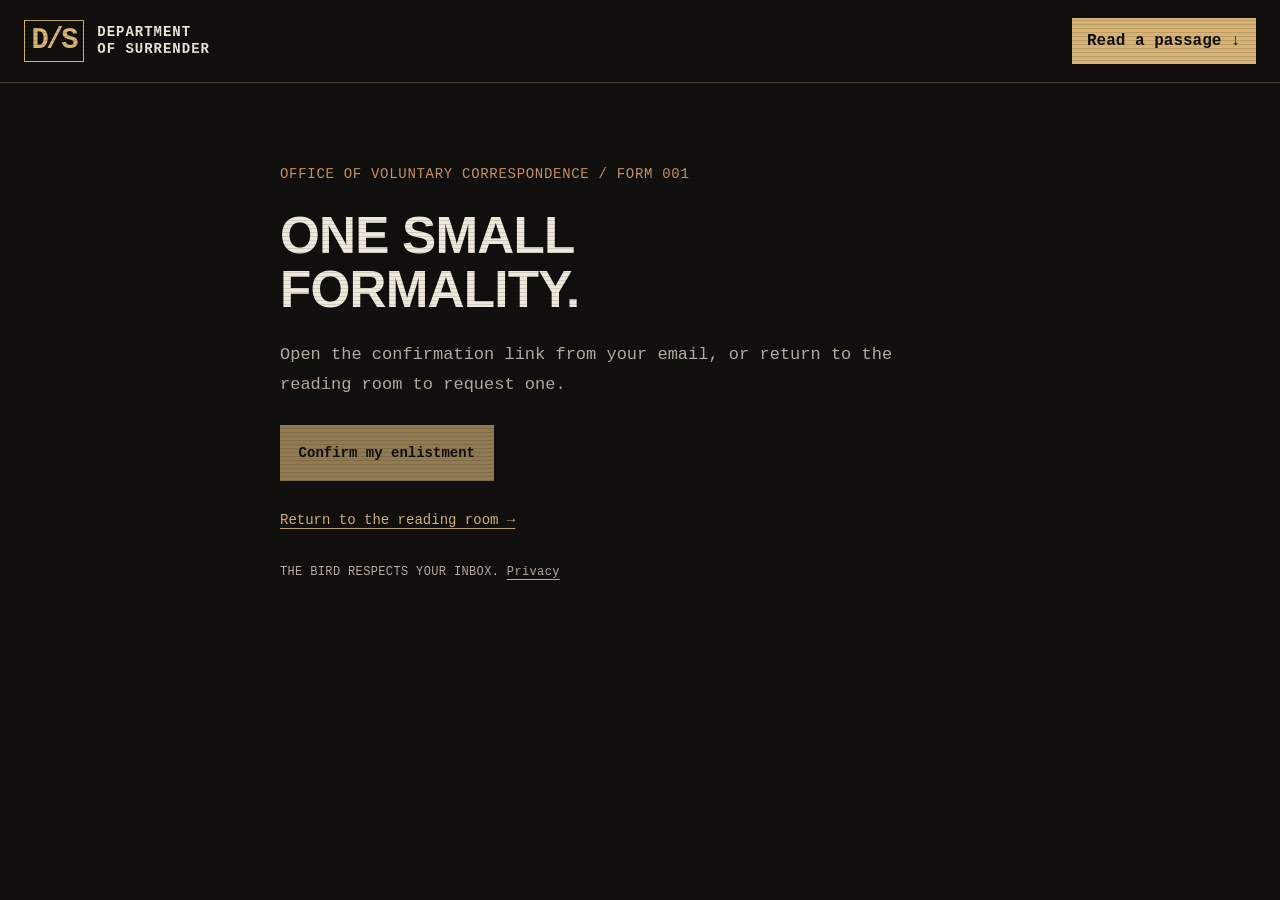
<file: join.html>
<!doctype html>
<html lang="en">
<head>
<meta charset="utf-8"><meta name="viewport" content="width=device-width, initial-scale=1">
<title>Confirm your enlistment — Department of Surrender</title>
<meta name="robots" content="noindex, nofollow"><meta name="referrer" content="no-referrer">
<meta name="theme-color" content="#12100f">
<link rel="stylesheet" href="/site.css"><script defer src="/newsletter.js"></script>
</head>
<body class="confirmation-page">
<header class="top"><a class="brand" href="/"><span class="brand-mark" aria-hidden="true">D/S</span><span>DEPARTMENT<br>OF SURRENDER</span></a><a class="read-cta" href="/#read">Read a passage ↓</a></header>
<main class="confirmation" aria-labelledby="confirmation-title">
<p class="eyebrow">OFFICE OF VOLUNTARY CORRESPONDENCE / FORM 001</p>
<h1 id="confirmation-title">One small<br>formality.</h1>
<p id="confirmation-status" role="status" aria-live="polite">Opening your confirmation…</p>
<button class="button button-primary" id="confirm-enlistment" type="button" disabled>Confirm my enlistment</button>
<noscript><p>Enable JavaScript to confirm your email. The Department has not added you to its mailing list.</p></noscript>
<p><a class="text-link" href="/#join">Return to the reading room →</a></p>
<p class="hero-note">THE BIRD RESPECTS YOUR INBOX. <a href="/privacy.html">Privacy</a></p>
</main>
</body></html>
</file>
<file: site.css>
:root{--bg:#12100f;--panel:#1c1916;--ink:#eee8dc;--muted:#b8ada0;--accent:#d6b375;--amber:#c99562;--line:#493e33;--paper:#e2d5b9;--red:#933a2b;--mono:'Courier New',Courier,monospace;--display:Impact,'Arial Narrow','Arial Black',sans-serif;color-scheme:dark}
*{box-sizing:border-box}html{scroll-behavior:smooth;scroll-padding-top:6.5rem}body{margin:0;background:var(--bg);color:var(--ink);font-family:var(--mono);line-height:1.6}body:after{content:'';position:fixed;inset:0;z-index:100;pointer-events:none;opacity:.12;background:repeating-linear-gradient(0deg,transparent 0,transparent 3px,#000 3px,#000 4px)}a{color:inherit;text-underline-offset:.3em}button,input{font:inherit}:focus-visible{outline:2px solid var(--amber);outline-offset:5px}.manifest:focus{outline:none}.skip-link{position:fixed;top:-8rem;left:1rem;z-index:110;background:var(--accent);color:var(--bg);padding:1rem}.skip-link:focus{top:1rem}
.transmission{display:flex;justify-content:space-between;gap:1rem;padding:.45rem max(1.5rem,calc((100vw - 1280px)/2));border-bottom:1px solid var(--line);font-size:.75rem;letter-spacing:.08em;color:var(--muted);background:#1b1714}.top{position:sticky;top:0;z-index:40;background:#12100ff5;border-bottom:1px solid var(--line);padding:1.15rem max(1.5rem,calc((100vw - 1280px)/2));display:flex;justify-content:space-between;align-items:center;gap:1.5rem}.brand{display:flex;align-items:center;gap:.85rem;font-size:.875rem;font-weight:700;line-height:1.2;letter-spacing:.07em;text-decoration:none}.brand-mark{font-size:1.8rem;letter-spacing:-.08em;border:1px solid var(--accent);color:var(--accent);padding:.2rem .4rem;line-height:1.15}.top nav{display:flex;align-items:center;gap:2rem;font-size:.875rem}.nav-link{text-decoration:none;color:var(--muted)}.nav-link:hover{color:var(--accent)}.buy{text-decoration:none;border-bottom:1px solid var(--accent);padding:.5rem 0;color:var(--accent)}
.hero{max-width:1328px;margin:auto;padding:4.5rem 1.5rem 4rem;display:grid;grid-template-columns:1fr 1.1fr;gap:3rem;align-items:center}.eyebrow{font-size:.875rem;letter-spacing:.05em;color:var(--amber);margin:0 0 1.5rem}.signal-marker{margin-right:.5rem}.hero h1{font:900 clamp(3.4rem,7.2vw,6.8rem)/.94 var(--display);letter-spacing:-.035em;margin:0 0 1.7rem;color:var(--ink)}.hero h1 em{font-style:normal;color:var(--accent);text-shadow:0 0 25px #d6b37517}.hero-description{font-size:1.0625rem;color:var(--muted);line-height:1.7;margin:0 0 1.75rem}.hero-actions{display:flex;align-items:stretch;gap:.75rem;flex-wrap:wrap}.button{display:flex;align-items:center;justify-content:center;gap:1rem;text-decoration:none;padding:.95rem 1.1rem;font-size:.875rem;line-height:1.5;font-weight:700;transition:background .15s,color .15s;min-height:3.5rem}.button-primary{background:var(--accent);color:var(--bg);border:1px solid var(--accent)}.button-primary:hover{background:var(--ink);border-color:var(--ink)}.button-secondary{border:1px solid var(--line);color:var(--ink)}.button-secondary:hover{border-color:var(--accent);color:var(--accent)}.hero-note{font-size:.75rem;letter-spacing:.03em;color:var(--muted);margin:1.25rem 0 0}.evidence{margin:0;border:1px solid #6c5945;background:#201b16;box-shadow:12px 12px 0 #0004;min-width:0}.evidence-top,.evidence figcaption{display:flex;justify-content:space-between;gap:1rem;flex-wrap:wrap;padding:.65rem .9rem;font-size:.75rem;letter-spacing:.04em;color:var(--muted)}.evidence-top{color:var(--accent);border-bottom:1px solid var(--line)}.evidence-image{position:relative}.evidence-image img{display:block;width:100%;height:auto}.stamp{position:absolute;right:1rem;bottom:1.5rem;color:#d6b375;border:2px solid #d6b375;padding:.15rem .7rem;font-size:1.3rem;font-weight:700;letter-spacing:.12em;transform:rotate(-9deg);background:#12100f70}.evidence figcaption{border-bottom:1px solid #8b765c}.evidence-note{background:var(--paper);color:#30251d;padding:1.5rem 1.75rem;position:relative}.label,.signed{font-size:.75rem;letter-spacing:.05em}.label{border-bottom:1px solid #8a765b;padding-bottom:.3rem}.evidence-note p{font:1.2rem/1.5 var(--mono);margin:1rem 0 .5rem}.redaction{position:absolute;right:1.5rem;bottom:1.55rem;background:#352b23;color:transparent;font-size:.75rem;transform:rotate(-2deg);user-select:none}.signal-strip{border-block:1px solid var(--line);background:var(--panel);display:flex;align-items:center;justify-content:space-around;gap:1.5rem;padding:1.3rem max(1.5rem,calc((100vw - 1280px)/2));color:var(--muted);font-size:.8125rem;letter-spacing:.07em}.signal-strip p{margin:0}.signal-strip>span{color:var(--accent)}
.manifest{max-width:1328px;margin:auto;padding:6rem 1.5rem;display:grid;grid-template-columns:1fr 1.1fr;gap:5rem;align-items:start;scroll-margin-top:1rem}.doctrine-intro{position:sticky;top:8rem}.doctrine-intro h2{font:900 clamp(3.3rem,6.6vw,6.4rem)/.98 var(--display);letter-spacing:-.02em;margin:0 0 2rem}.doctrine-intro h2 span{color:var(--accent)}.doctrine-intro>p:not(.eyebrow){color:var(--muted);font-size:1.0625rem;line-height:1.75;max-width:27rem}.doctrine-intro .terminal-line{font-size:.875rem!important;color:var(--amber)!important;margin-top:2rem}.text-link{display:inline-flex;gap:1rem;padding:.75rem 0;color:var(--accent);font-size:.875rem}.dossier{background:var(--paper);color:#30251d;box-shadow:7px 7px 0 #30271f;min-width:0}.dossier-head{padding:1.5rem 1.75rem;display:flex;justify-content:space-between;align-items:center;gap:1rem;border-bottom:2px solid #5a4837;font-size:.75rem;line-height:1.5}.declassified{border:2px solid var(--red);color:var(--red);padding:.25rem .4rem;font-weight:700;transform:rotate(-7deg);letter-spacing:.02em}.steps{list-style:none;padding:0;margin:0}.steps li{display:grid;grid-template-columns:2.5rem 1fr;gap:1rem;padding:1.4rem 1.75rem;border-bottom:1px solid #baa78a;min-width:0}.step-number{font-size:1.75rem;line-height:1.2;color:#66523e;border-right:1px solid #ab9778;padding-top:.2rem}.step-label{font-size:.75rem;font-weight:700;letter-spacing:.12em;color:#66523e}.steps h3{font-size:1.375rem;line-height:1.3;letter-spacing:-.03em;margin:.3rem 0 .4rem}.steps p{font-size:1rem;line-height:1.5;color:#544333;margin:0}.dossier-foot{display:flex;justify-content:space-between;padding:1rem 1.75rem;font-size:.75rem;letter-spacing:.08em}
.foot{border-top:1px solid var(--line);background:#0c0a09;padding:3rem max(1.5rem,calc((100vw - 1280px)/2)) 2rem}.footer-title{font:900 clamp(2rem,4.6vw,4.5rem)/1.05 var(--display);letter-spacing:.015em;padding-bottom:2.5rem}.footer-title span{color:var(--accent)}.footer-bottom{border-top:1px solid var(--line);padding-top:1.5rem;display:flex;justify-content:space-between;gap:1.5rem;flex-wrap:wrap;font-size:.8125rem;color:var(--muted)}.footer-bottom p{margin:0}.footer-bottom p>span{display:block;margin-top:.5rem;font-size:.75rem}.foot nav{display:flex;align-items:start;gap:1.25rem;flex-wrap:wrap}.foot nav a{padding:.2rem 0}.end-transmission{font-size:.75rem;color:var(--accent)}.sticky{display:none}
@media(min-width:1500px){.hero{padding-top:5rem;padding-bottom:5rem}}@media(max-width:980px){.hero{gap:2rem}.hero-actions{flex-direction:column;align-items:stretch}.hero h1{font-size:clamp(3.4rem,7vw,6rem)}.manifest{gap:2rem}.dossier-head{flex-wrap:wrap}.evidence-note{padding:1.25rem}.redaction{display:none}}
@media(max-width:700px){html{scroll-padding-top:5.5rem}.transmission{padding:.4rem 1rem;font-size:.6875rem}.transmission>span:last-child{display:none}.top{padding:.9rem 1rem;gap:1rem}.brand{font-size:.75rem}.brand-mark{font-size:1.4rem}.top nav{font-size:.8125rem;gap:0}.nav-link{display:none}.hero{grid-template-columns:1fr;padding:2.5rem 1.25rem 3rem;gap:2.5rem}.hero h1{font-size:clamp(3.4rem,13vw,5.8rem)}.hero .eyebrow{font-size:.8125rem;margin-bottom:1.25rem}.hero-description{font-size:1rem}.hero-actions{flex-direction:row}.button{flex:1 1 14rem}.evidence{box-shadow:6px 6px 0 #0004}.evidence-note p{font-size:1.125rem}.signal-strip{gap:.75rem;padding:1rem;font-size:.6875rem;letter-spacing:0}.signal-strip p{text-align:center}.signal-strip>span{display:none}.manifest{grid-template-columns:1fr;padding:3.5rem 1.25rem;gap:2.5rem}.doctrine-intro{position:static}.doctrine-intro h2{font-size:clamp(3.3rem,12vw,5.5rem)}.doctrine-intro h2 br{display:none}.doctrine-intro h2 br:after{content:' '}.doctrine-intro h2{max-width:7em}.dossier-head{padding:1.25rem;font-size:.6875rem}.steps li{padding:1.25rem;grid-template-columns:2rem 1fr;gap:.75rem}.step-number{font-size:1.5rem}.steps h3{font-size:1.25rem}.dossier-foot{padding:1rem 1.25rem}.foot{padding:2.5rem 1.25rem}.footer-bottom{flex-direction:column}.foot nav{gap:.65rem 1.25rem}.sticky{display:flex;justify-content:center;align-items:center;gap:1rem;position:fixed;bottom:0;left:0;right:0;z-index:50;background:var(--accent);color:var(--bg);padding:1rem 1.25rem calc(1rem + env(safe-area-inset-bottom));font-size:.875rem;font-weight:700;text-decoration:none;border-top:1px solid var(--bg)}body{padding-bottom:calc(4rem + env(safe-area-inset-bottom))}}
@media(prefers-reduced-motion:reduce){html{scroll-behavior:auto}*{transition:none!important}}
/* THE ORION PROTOCOL / manuscript-led archive */
.evidence-image--flamingo{background:#000}.evidence-image--flamingo img{height:28rem;object-fit:contain}.evidence-image--flamingo .stamp{right:.75rem;bottom:.75rem;font-size:.875rem}
@media(max-width:700px){.evidence-image--flamingo img{height:auto;aspect-ratio:1}.evidence-image--flamingo .stamp{font-size:.6875rem}}
.hero-description{max-width:33rem}.hero-description em{font-style:normal;color:var(--ink)}
.recovery{max-width:1328px;padding:4rem 1.5rem 0;margin:auto}.recovery-heading{max-width:48rem}.recovery h2,.reading-heading h2{font:900 clamp(2.1rem,4vw,3.6rem)/1.06 var(--display);text-transform:uppercase;letter-spacing:-.02em;margin:0 0 1.25rem}.recovery-heading>p:last-child,.reading-heading>p:last-child{font-size:1.0625rem;line-height:1.75;color:var(--muted);max-width:45rem}.recovery-files{display:grid;grid-template-columns:repeat(3,minmax(0,1fr));border-block:1px solid var(--line);margin-top:2rem}.recovery-files article{padding:1.5rem 1.75rem;border-right:1px solid var(--line)}.recovery-files article:first-child{padding-left:0}.recovery-files article:last-child{border:0}.recovery-files .label{color:var(--amber)}.recovery-files h3{font-size:1.375rem;line-height:1.3;margin:.85rem 0}.recovery-files p{font-size:1rem;color:var(--muted);line-height:1.65;margin:0}
.reading-room{border-top:1px solid var(--line);max-width:1280px;margin:0 auto;padding:4rem 0 5rem;scroll-margin-top:1rem}.reading-room:focus{outline:none}.reading-heading{margin-bottom:2rem}.reading-files{border-top:1px solid var(--line);max-width:58rem}.reading-files details{border-bottom:1px solid var(--line)}.reading-files summary{padding:1.5rem 1rem 1.5rem 2rem;position:relative;cursor:pointer;font-size:1.25rem;line-height:1.45;color:var(--ink);list-style:none}.reading-files summary::-webkit-details-marker{display:none}.reading-files summary:before{content:'+';position:absolute;left:0;top:2.15rem;color:var(--accent);font-size:1.5rem}.reading-files details[open]>summary:before{content:'−'}.reading-files summary>span{display:block;font-size:.75rem;letter-spacing:.08em;color:var(--amber);margin-bottom:.45rem}.reading-files details[open]{background:#1c1916}.passage{padding:0 2rem 1.5rem;max-width:47rem;font-family:Georgia,serif;font-size:1.2rem;line-height:1.8;color:#dfd4c2}.passage p{margin:0 0 1rem}.passage em{color:var(--accent)}.passage .source-note{font:.75rem/1.7 var(--mono);color:var(--muted);margin-top:1.75rem}.reading-links{display:flex;gap:1rem 3rem;flex-wrap:wrap;margin-top:1.75rem}.fiction-note{margin:2rem 0 0;color:var(--muted);font-size:.75rem;max-width:50rem}
@media(max-width:1328px){.reading-room{margin-inline:1.5rem}}
@media(max-width:900px){.top nav{gap:1rem}.recovery-files article{padding-inline:1.2rem}}
@media(max-width:700px){.recovery{padding:3rem 1.25rem 0}.recovery-files{grid-template-columns:1fr}.recovery-files article,.recovery-files article:first-child{padding:1.5rem 0;border-right:0;border-bottom:1px solid var(--line)}.recovery-files article:last-child{border:0}.reading-room{margin-inline:1.25rem;padding:3rem 0}.reading-files summary{font-size:1.125rem;padding-left:1.5rem;padding-right:.5rem}.passage{padding:0 1.25rem 1rem;font-size:1.125rem}.reading-links{gap:.75rem}.hero h1{font-size:clamp(3.2rem,13vw,5.8rem)}}

/* The Orion Protocol book artwork */
.doctrine-intro{position:static}.book-art{max-width:28rem;margin:2rem 0 0;border:1px solid var(--line);background:#1c1916}.book-art a{display:block}.book-art img{display:block;width:100%;height:auto}.book-art figcaption{padding:.85rem 1rem;font-size:.8125rem;color:var(--muted)}

/* Free sample / primary reader invitation */
.read-cta{display:inline-flex;align-items:center;justify-content:center;gap:.65rem;min-height:44px;padding:.65rem .9rem;background:var(--accent);border:1px solid var(--accent);color:var(--bg);text-decoration:none;font-weight:700;line-height:1.4}
.read-cta:hover{background:var(--ink);border-color:var(--ink)}
.sample-button{min-width:15.5rem}.sample-note{margin:.75rem 0 0;font-size:.75rem;color:var(--accent);letter-spacing:.025em}.sample-note+.hero-note{margin-top:.75rem}
.signal-strip+.reading-room{border-top:0}.reading-room+.recovery{border-top:1px solid var(--line)}
@media(max-width:700px){.top nav .buy{display:none}.top nav{gap:0}.read-cta{font-size:.75rem;padding:.55rem .65rem;gap:.4rem}.sample-button{min-width:0}.sample-note{line-height:1.65}.top .brand{font-size:.6875rem;gap:.55rem}}

/* Voluntary correspondence */
.visually-hidden{position:absolute;width:1px;height:1px;padding:0;margin:-1px;overflow:hidden;clip:rect(0,0,0,0);white-space:nowrap;border:0}
.enlist{display:grid;grid-template-columns:1fr 1fr;gap:3rem;padding:2.75rem;margin:3rem 0 0;background:var(--panel);border:1px solid var(--line);border-top:3px solid var(--accent);scroll-margin-top:7rem}
.enlist h3,.confirmation h1{font:900 clamp(2.4rem,4vw,3.7rem)/1.04 var(--display);text-transform:uppercase;margin:0 0 1.25rem;letter-spacing:-.015em}.enlist .eyebrow{font-size:.75rem}.enlist-copy>p:not(.eyebrow){color:var(--muted);max-width:32rem}.enlist-note{font-size:.8125rem}.enlist-form{min-width:0}.enlist-form fieldset{border:0;padding:0;margin:0;min-width:0}.enlist-form>fieldset>label:first-of-type{display:block;margin-bottom:.6rem;font-size:.875rem;color:var(--ink)}
.enlist-form input[type=email]{display:block;width:100%;min-height:52px;background:var(--bg);border:1px solid var(--line);color:var(--ink);padding:.85rem 1rem;font:1rem var(--mono);border-radius:0}.enlist-form input::placeholder{color:var(--muted)}.enlist-consent{display:flex;align-items:flex-start;gap:.65rem;margin:1rem 0;font-size:.8125rem;line-height:1.6;color:var(--muted)}.enlist-consent input{width:18px;height:18px;min-width:18px;accent-color:var(--accent);margin:.15rem 0 0}.enlist-form button{width:100%;cursor:pointer}.enlist-form fieldset:disabled{opacity:.6}.enlist-form button:disabled,.confirmation button:disabled{cursor:not-allowed;opacity:.65}.enlist-small{font-size:.75rem;line-height:1.6;color:var(--muted);margin:.75rem 0 0}.enlist-status{font-size:.875rem;line-height:1.65;color:var(--accent);margin:.75rem 0 0}.enlist-status:empty{display:none}.enlist-trap{position:absolute;left:-10000px;width:1px;height:1px;overflow:hidden}
.confirmation{max-width:48rem;margin:auto;padding:5rem 1.5rem}.confirmation>p{max-width:39rem}.confirmation #confirmation-status{color:var(--muted);font-size:1.0625rem;line-height:1.8;margin:1.5rem 0}.confirmation button{cursor:pointer}.confirmation-page{padding-bottom:0}
@media(max-width:700px){.enlist{grid-template-columns:1fr;gap:1.25rem;padding:1.5rem;margin-top:2rem}.enlist h3{font-size:2.5rem}.confirmation{padding-top:3rem}}

/* Public circulation / reader tools */
[hidden]{display:none!important}
.hero-definition{font:1.4rem/1.45 Georgia,serif;color:var(--ink);max-width:30rem;margin:0 0 1rem;border-left:2px solid var(--accent);padding-left:1rem}
.passage-actions{font: .8125rem/1.6 var(--mono);margin-top:1.5rem;padding-top:1.25rem;border-top:1px solid var(--line)}
.share-controls{display:flex;align-items:center;flex-wrap:wrap;gap:.5rem 1rem}.share-controls button{cursor:pointer;min-height:44px;padding:.65rem .85rem;border:1px solid var(--line);color:var(--accent);background:transparent;font:inherit}.share-controls button:hover{background:var(--accent);color:var(--bg)}.share-controls a{color:var(--muted);padding:.6rem 0}.share-status{font:.8125rem/1.6 var(--mono);color:var(--accent);margin:.65rem 0 0!important}.share-status:empty{display:none}.share-manual{display:block;margin-top:.75rem}.share-manual input{display:block;width:100%;padding:.65rem;margin-top:.5rem;border:1px solid var(--line);background:var(--bg);color:var(--ink);font:.875rem/1.5 var(--mono)}
[id^=passage-]{scroll-margin-top:7rem}
.transmissions-home,.author-section,.book-faq{max-width:1280px;margin:0 auto;padding:4rem 0;border-top:1px solid var(--line)}.section-heading{display:flex;align-items:flex-end;justify-content:space-between;gap:1.5rem;margin-bottom:2rem}.section-heading h2,.author-story h2,.book-faq h2,.archive-follow h2{font:900 clamp(2.1rem,4vw,3.6rem)/1.06 var(--display);text-transform:uppercase;letter-spacing:-.02em;margin:0 0 .5rem}
.dispatch-grid{display:grid;grid-template-columns:repeat(3,minmax(0,1fr));gap:1rem}.dispatch-card{background:var(--panel);border:1px solid var(--line);border-top:3px solid var(--accent);padding:1.5rem;display:flex;flex-direction:column;min-width:0}.dispatch-number{display:flex;justify-content:space-between;gap:1rem;font-size:.75rem;color:var(--amber);margin:0 0 2rem;letter-spacing:.06em}.dispatch-card h3{font-size:1.4rem;line-height:1.3;margin:0 0 1rem}.dispatch-card h3 a{text-decoration:none}.dispatch-card h3 a:hover{text-decoration:underline}.dispatch-card blockquote{font:1.1rem/1.65 Georgia,serif;color:var(--muted);margin:0 0 1.5rem}.dispatch-source{font-size:.625rem;letter-spacing:.05em;color:var(--muted);margin:auto 0 1rem}.dispatch-card .text-link{align-self:flex-start;font-size:.8125rem}
.author-section{display:grid;grid-template-columns:.8fr 1.2fr;gap:4rem;align-items:center}.author-card{position:relative;align-self:stretch;display:flex;flex-direction:column;justify-content:center;padding:2.5rem;background:var(--paper);color:#30251d;border:1px solid #ab9778;min-height:25rem}.author-card .eyebrow{color:#66523e;font-size:.75rem}.author-name{font:900 clamp(3.6rem,7vw,6.5rem)/.94 var(--display);margin:1rem 0;letter-spacing:-.025em}.author-name span{display:block;font:.75rem/1.6 var(--mono);letter-spacing:.12em;margin-top:1.5rem}.author-rule{border-top:1px solid #ab9778;margin:1rem 0}.author-card>p:last-of-type{font-size:.8125rem}.author-stamp{border:2px solid #933a2b;color:#933a2b;align-self:flex-start;padding:.35rem .6rem;font-size:.6875rem;font-weight:bold;transform:rotate(-4deg);margin-top:1rem}.author-story>p:not(.eyebrow){color:var(--muted);font-size:1.0625rem;line-height:1.8;max-width:39rem}
.book-faq{display:grid;grid-template-columns:.8fr 1.2fr;gap:4rem;padding-bottom:5rem}.book-faq>div>p:last-child{color:var(--muted);max-width:25rem}.faq-list{border-top:1px solid var(--line);min-width:0}.faq-list details{border-bottom:1px solid var(--line)}.faq-list summary{cursor:pointer;padding:1.25rem .25rem;font-size:1rem;font-weight:bold}.faq-list p{color:var(--muted);font-size:1rem;line-height:1.8;margin:0 0 1.25rem}.faq-list a{color:var(--accent)}
.archive-page,.dispatch-page{max-width:1280px;margin:auto;padding:4rem 0 5rem}.archive-intro{display:grid;grid-template-columns:1.6fr .7fr;gap:3rem;align-items:center;margin-bottom:3rem}.archive-intro h1{font:900 clamp(2.8rem,6vw,5.9rem)/1 var(--display);letter-spacing:-.02em;margin:0 0 1.5rem;overflow-wrap:anywhere}.archive-intro h1 span{color:var(--accent)}.archive-intro>div>p:not(.eyebrow){max-width:44rem;color:var(--muted);font-size:1.0625rem;line-height:1.8}.archive-intro figure{margin:0;border:1px solid var(--line);background:#000}.archive-intro img{display:block;width:100%;height:auto}.archive-intro figcaption{border-top:1px solid var(--line);padding:.75rem;font-size:.6875rem;color:var(--amber);text-align:center}.archive-count{display:flex;justify-content:space-between;gap:1rem;font-size:.75rem;color:var(--muted);border-block:1px solid var(--line);padding:1rem 0;margin-bottom:1.5rem}.archive-follow{margin-top:4rem;border-top:1px solid var(--line);padding-top:3rem;max-width:50rem}.archive-follow>p:not(.eyebrow){color:var(--muted)}
.dispatch-layout{display:grid;grid-template-columns:minmax(0,1fr) 19rem;gap:4rem;margin-top:2rem}.dispatch-document h1{font:900 clamp(2.4rem,5vw,4.8rem)/1.06 var(--display);margin:0 0 1.25rem;text-transform:uppercase;letter-spacing:-.02em}.dispatch-lede{color:var(--muted);font-size:1.1rem;max-width:40rem;line-height:1.8}.dispatch-label{font-size:.75rem;color:var(--amber);padding:1rem 0;border-block:1px solid var(--line);margin:2rem 0}.dispatch-passage{font:1.25rem/1.85 Georgia,serif;color:#dfd4c2;max-width:43rem}.dispatch-passage>p{margin:0 0 1.25rem}.dispatch-passage em{color:var(--accent)}.dispatch-passage .source-note{font:.8125rem/1.7 var(--mono);color:var(--muted);padding-top:1rem}.dispatch-evidence figure{margin:0 0 2rem;border:1px solid var(--line);background:#000}.dispatch-evidence img{width:100%;height:auto;display:block}.dispatch-evidence figcaption{padding:.7rem;font-size:.6875rem;color:var(--amber);border-top:1px solid var(--line)}.dispatch-evidence h2{font:900 2.4rem/1.1 var(--display);margin:0;text-transform:uppercase}.dispatch-evidence>p:not(.eyebrow){font-size:.9375rem;color:var(--muted);line-height:1.8}.dispatch-evidence .eyebrow{font-size:.75rem}.dispatch-evidence .text-link{font-size:.8125rem}.dispatch-next{border-top:1px solid var(--line);padding-top:1.5rem;margin-top:2rem;color:var(--accent);font-size:.875rem}.archive-return{margin-top:2rem}.archive-return a{color:#d6b375}
@media(max-width:1328px){.transmissions-home,.author-section,.book-faq,.archive-page,.dispatch-page{margin-inline:1.5rem}}
@media(max-width:980px){.top nav{gap:1rem}.dispatch-layout{gap:2rem;grid-template-columns:minmax(0,1fr) 16rem}.author-section,.book-faq{gap:2rem}.dispatch-card{padding:1.25rem}.dispatch-card h3{font-size:1.25rem}}
@media(max-width:760px){.dispatch-grid{grid-template-columns:1fr}.dispatch-number{margin-bottom:1rem}.dispatch-card blockquote{max-width:40rem}.dispatch-layout{grid-template-columns:1fr}.dispatch-evidence{border-top:1px solid var(--line);padding-top:2rem}.dispatch-evidence figure{max-width:20rem}.author-section,.book-faq{grid-template-columns:1fr;gap:2rem}.author-card{min-height:0;padding:2rem;max-width:32rem}.archive-intro{grid-template-columns:1fr;gap:1.5rem}.archive-intro figure{max-width:15rem}.archive-page,.dispatch-page{padding-top:2.5rem}.section-heading{align-items:flex-start;flex-direction:column;gap:.5rem}}
@media(max-width:700px){.transmissions-home,.author-section,.book-faq,.archive-page,.dispatch-page{margin-inline:1.25rem}.hero-definition{font-size:1.25rem}.transmissions-home,.author-section,.book-faq{padding-block:3rem}.dispatch-passage{font-size:1.125rem}.share-controls{gap:.5rem}.share-controls button{font-size:.75rem}.archive-count{font-size:.6875rem}.dispatch-label{font-size:.6875rem}.top nav{gap:0}.dispatch-page .text-link{font-size:.8125rem}.archive-intro h1{font-size:clamp(2rem,8vw,3.5rem)}}
</file>
